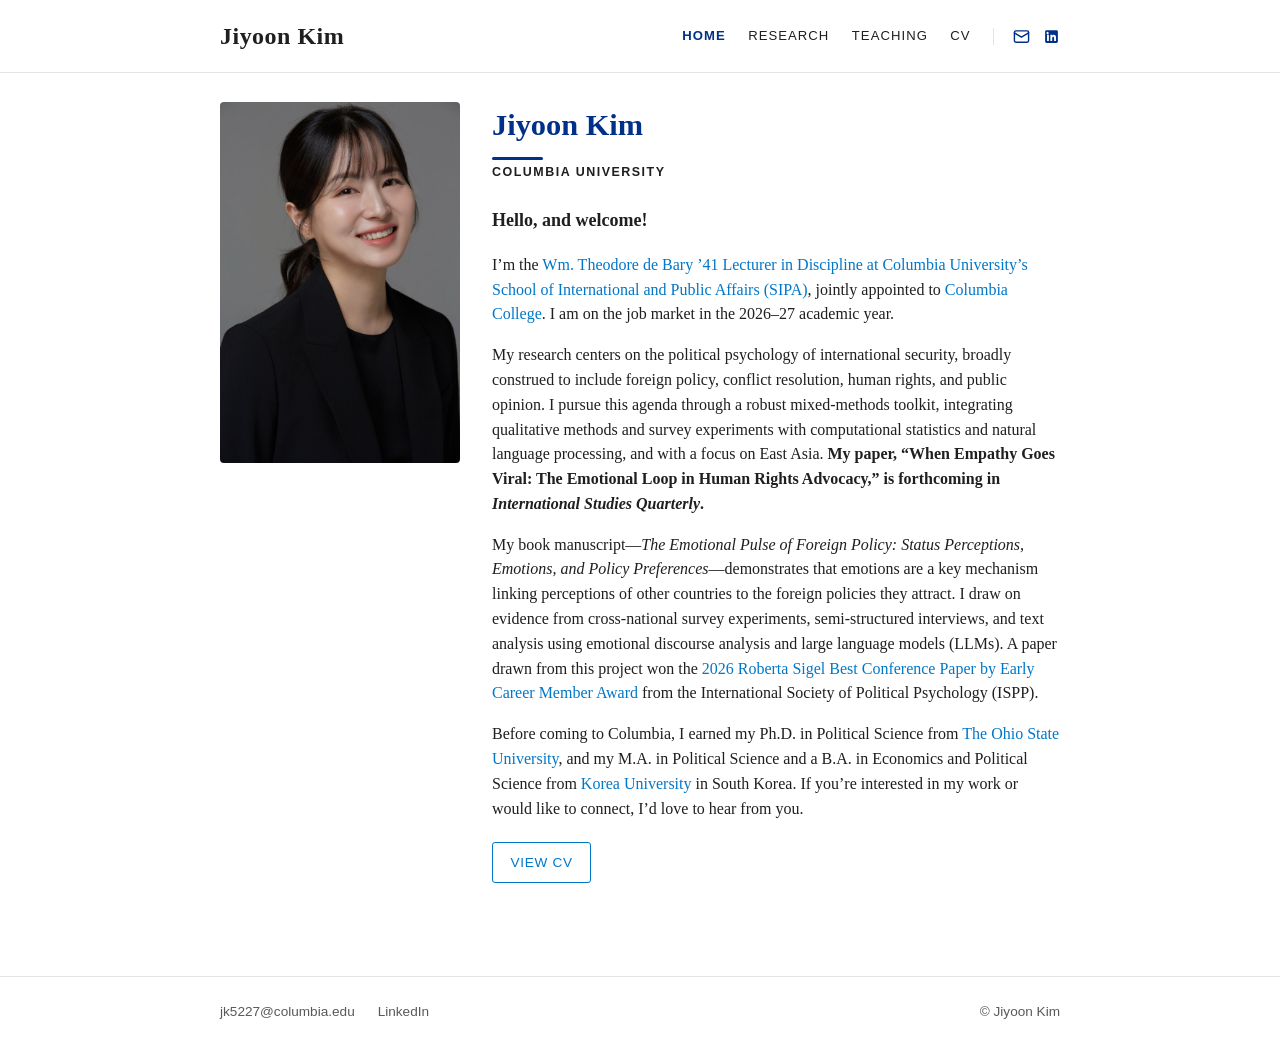
<file: index.html>
<!DOCTYPE html>
<html lang="en">
<head>
  <meta charset="utf-8">
  <meta name="viewport" content="width=device-width, initial-scale=1">
  <title>Jiyoon Kim</title>
  <meta name="description" content="Jiyoon Kim — Lecturer at Columbia University SIPA. Political psychology of international security.">
  <link rel="stylesheet" href="css/style.css?v=4">
</head>
<body>
  <header>
    <div class="header-inner">
      <a class="site-title" href="index.html">Jiyoon Kim</a>
      <nav>
        <a href="index.html" class="active">Home</a>
        <a href="research.html">Research</a>
        <a href="teaching.html">Teaching</a>
        <a href="cv.html">CV</a>
        <span class="nav-social">
          <a href="mailto:jk5227@columbia.edu" aria-label="Email" title="Email"><svg viewBox="0 0 24 24" fill="none" stroke="currentColor" stroke-width="2" stroke-linecap="round" stroke-linejoin="round"><rect x="2" y="4" width="20" height="16" rx="2"/><path d="m2 7 10 6 10-6"/></svg></a>
          <a href="https://www.linkedin.com/in/jiyoon-kim-1bb18b288/" aria-label="LinkedIn" title="LinkedIn"><svg viewBox="0 0 24 24" fill="currentColor"><path d="M19 3H5a2 2 0 0 0-2 2v14a2 2 0 0 0 2 2h14a2 2 0 0 0 2-2V5a2 2 0 0 0-2-2zM8.3 18.3H5.7V9.7h2.6v8.6zM7 8.6a1.6 1.6 0 1 1 0-3.1 1.6 1.6 0 0 1 0 3.1zm11.3 9.7h-2.6v-4.2c0-1-.4-1.7-1.3-1.7-.7 0-1.1.5-1.3 1l-.1.7v4.2h-2.6V9.7h2.6v1.1c.3-.5 1-1.3 2.3-1.3 1.7 0 3 1.1 3 3.5v5.3z"/></svg></a>
        </span>
      </nav>
    </div>
  </header>

  <main>
    <div class="home-grid">
      <img src="assets/img/profile.jpg" alt="Portrait of Jiyoon Kim">
      <div class="home-name">
        <h1>Jiyoon Kim</h1>
        <p class="affiliation">Columbia University</p>

        <p class="welcome"><strong>Hello, and welcome!</strong></p>
        <p>I&rsquo;m the <a href="https://www.sipa.columbia.edu/communities-connections/faculty/jiyoon-kim">Wm. Theodore de Bary &rsquo;41 Lecturer in Discipline at Columbia University&rsquo;s School of International and Public Affairs (SIPA)</a>, jointly appointed to <a href="https://www.college.columbia.edu/">Columbia College</a>. I am on the job market in the 2026&ndash;27 academic year.</p>
        <p>My research centers on the political psychology of international security, broadly construed to include foreign policy, conflict resolution, human rights, and public opinion. I pursue this agenda through a robust mixed-methods toolkit, integrating qualitative methods and survey experiments with computational statistics and natural language processing, and with a focus on East Asia. <strong>My paper, &ldquo;When Empathy Goes Viral: The Emotional Loop in Human Rights Advocacy,&rdquo; is forthcoming in <em>International Studies Quarterly</em>.</strong></p>
        <p>My book manuscript&mdash;<em>The Emotional Pulse of Foreign Policy: Status Perceptions, Emotions, and Policy Preferences</em>&mdash;demonstrates that emotions are a key mechanism linking perceptions of other countries to the foreign policies they attract. I draw on evidence from cross-national survey experiments, semi-structured interviews, and text analysis using emotional discourse analysis and large language models (LLMs). A paper drawn from this project won the <a href="https://ispp.org/awards/sigel/">2026 Roberta Sigel Best Conference Paper by Early Career Member Award</a> from the International Society of Political Psychology (ISPP).</p>
        <p>Before coming to Columbia, I earned my Ph.D. in Political Science from <a href="https://www.osu.edu/">The Ohio State University</a>, and my M.A. in Political Science and a B.A. in Economics and Political Science from <a href="https://www.korea.edu/">Korea University</a> in South Korea. If you&rsquo;re interested in my work or would like to connect, I&rsquo;d love to hear from you.</p>

        <p><a class="btn" href="cv.html">View CV</a></p>
      </div>
    </div>
  </main>

  <footer>
    <div class="footer-inner">
      <div>
        <a href="mailto:jk5227@columbia.edu">jk5227@columbia.edu</a>
        <a href="https://www.linkedin.com/in/jiyoon-kim-1bb18b288/">LinkedIn</a>
      </div>
      <div>&copy; Jiyoon Kim</div>
    </div>
  </footer>
</body>
</html>
</file>
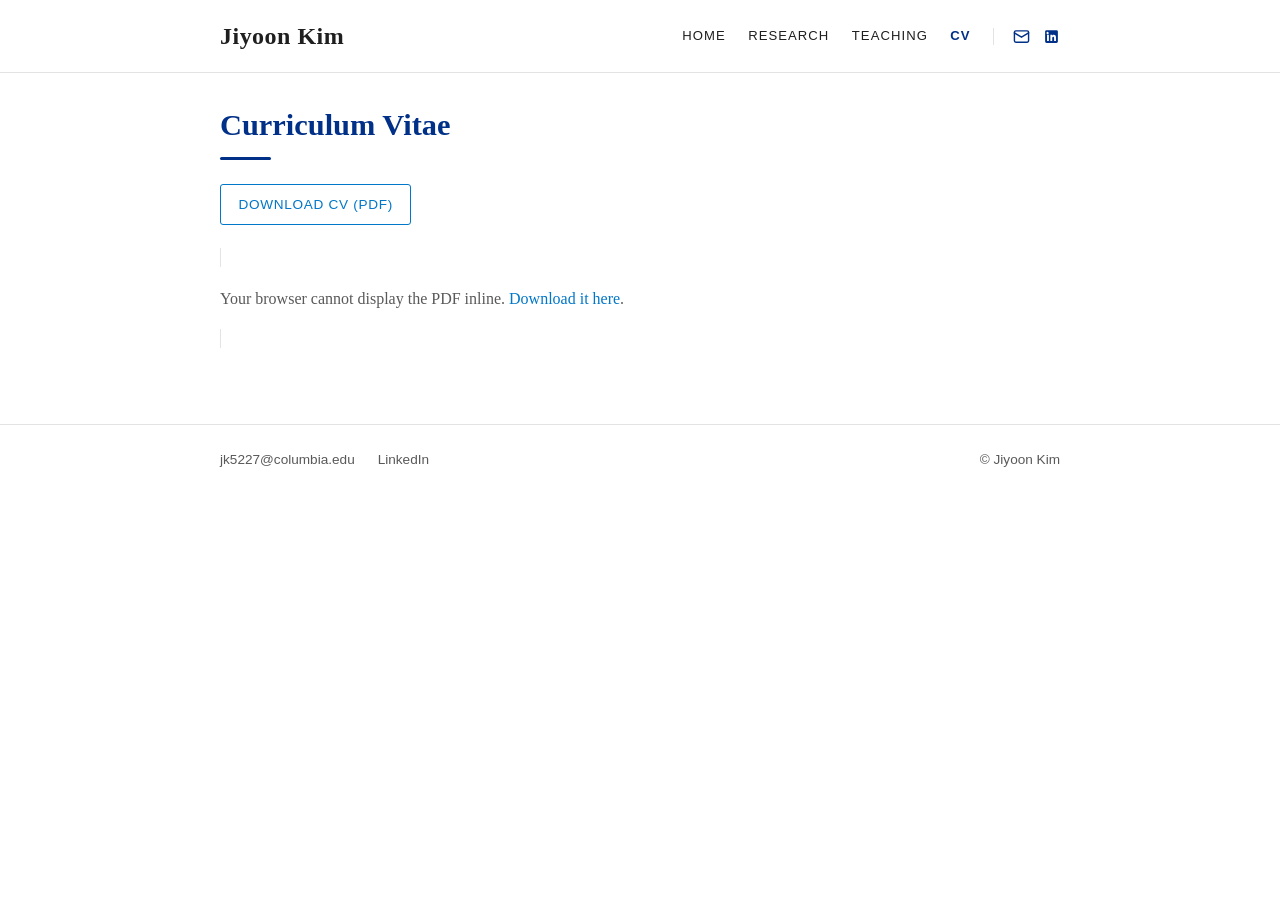
<file: cv.html>
<!DOCTYPE html>
<html lang="en">
<head>
  <meta charset="utf-8">
  <meta name="viewport" content="width=device-width, initial-scale=1">
  <title>CV — Jiyoon Kim</title>
  <meta name="description" content="Curriculum vitae of Jiyoon Kim.">
  <link rel="stylesheet" href="css/style.css?v=4">
</head>
<body>
  <header>
    <div class="header-inner">
      <a class="site-title" href="index.html">Jiyoon Kim</a>
      <nav>
        <a href="index.html">Home</a>
        <a href="research.html">Research</a>
        <a href="teaching.html">Teaching</a>
        <a href="cv.html" class="active">CV</a>
        <span class="nav-social">
          <a href="mailto:jk5227@columbia.edu" aria-label="Email" title="Email"><svg viewBox="0 0 24 24" fill="none" stroke="currentColor" stroke-width="2" stroke-linecap="round" stroke-linejoin="round"><rect x="2" y="4" width="20" height="16" rx="2"/><path d="m2 7 10 6 10-6"/></svg></a>
          <a href="https://www.linkedin.com/in/jiyoon-kim-1bb18b288/" aria-label="LinkedIn" title="LinkedIn"><svg viewBox="0 0 24 24" fill="currentColor"><path d="M19 3H5a2 2 0 0 0-2 2v14a2 2 0 0 0 2 2h14a2 2 0 0 0 2-2V5a2 2 0 0 0-2-2zM8.3 18.3H5.7V9.7h2.6v8.6zM7 8.6a1.6 1.6 0 1 1 0-3.1 1.6 1.6 0 0 1 0 3.1zm11.3 9.7h-2.6v-4.2c0-1-.4-1.7-1.3-1.7-.7 0-1.1.5-1.3 1l-.1.7v4.2h-2.6V9.7h2.6v1.1c.3-.5 1-1.3 2.3-1.3 1.7 0 3 1.1 3 3.5v5.3z"/></svg></a>
        </span>
      </nav>
    </div>
  </header>

  <main>
    <h1>Curriculum Vitae</h1>
    <p><a class="btn" href="assets/pdf/CV_JiyoonKim.pdf?v=20260915" download>Download CV (PDF)</a></p>
    <object class="cv-frame" data="assets/pdf/CV_JiyoonKim.pdf?v=20260915" type="application/pdf">
      <p class="muted">Your browser cannot display the PDF inline. <a href="assets/pdf/CV_JiyoonKim.pdf?v=20260915">Download it here</a>.</p>
    </object>
  </main>

  <footer>
    <div class="footer-inner">
      <div>
        <a href="mailto:jk5227@columbia.edu">jk5227@columbia.edu</a>
        <a href="https://www.linkedin.com/in/jiyoon-kim-1bb18b288/">LinkedIn</a>
      </div>
      <div>&copy; Jiyoon Kim</div>
    </div>
  </footer>
</body>
</html>
</file>
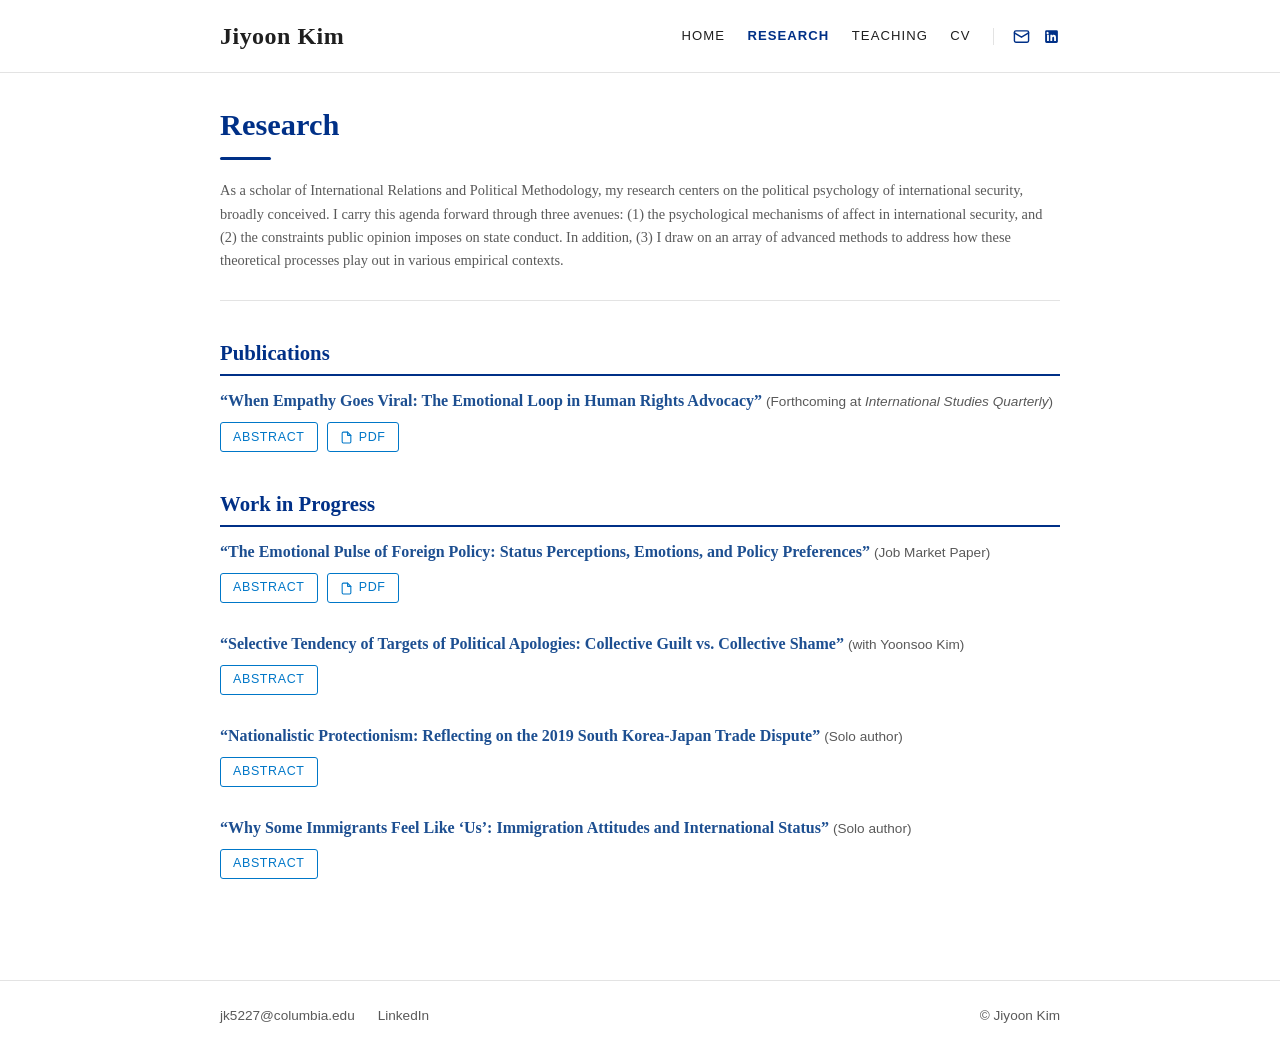
<file: research.html>
<!DOCTYPE html>
<html lang="en">
<head>
  <meta charset="utf-8">
  <meta name="viewport" content="width=device-width, initial-scale=1">
  <title>Research — Jiyoon Kim</title>
  <meta name="description" content="Research by Jiyoon Kim: political psychology of international security, public opinion, and foreign policy.">
  <link rel="stylesheet" href="css/style.css?v=4">
</head>
<body>
  <header>
    <div class="header-inner">
      <a class="site-title" href="index.html">Jiyoon Kim</a>
      <nav>
        <a href="index.html">Home</a>
        <a href="research.html" class="active">Research</a>
        <a href="teaching.html">Teaching</a>
        <a href="cv.html">CV</a>
        <span class="nav-social">
          <a href="mailto:jk5227@columbia.edu" aria-label="Email" title="Email"><svg viewBox="0 0 24 24" fill="none" stroke="currentColor" stroke-width="2" stroke-linecap="round" stroke-linejoin="round"><rect x="2" y="4" width="20" height="16" rx="2"/><path d="m2 7 10 6 10-6"/></svg></a>
          <a href="https://www.linkedin.com/in/jiyoon-kim-1bb18b288/" aria-label="LinkedIn" title="LinkedIn"><svg viewBox="0 0 24 24" fill="currentColor"><path d="M19 3H5a2 2 0 0 0-2 2v14a2 2 0 0 0 2 2h14a2 2 0 0 0 2-2V5a2 2 0 0 0-2-2zM8.3 18.3H5.7V9.7h2.6v8.6zM7 8.6a1.6 1.6 0 1 1 0-3.1 1.6 1.6 0 0 1 0 3.1zm11.3 9.7h-2.6v-4.2c0-1-.4-1.7-1.3-1.7-.7 0-1.1.5-1.3 1l-.1.7v4.2h-2.6V9.7h2.6v1.1c.3-.5 1-1.3 2.3-1.3 1.7 0 3 1.1 3 3.5v5.3z"/></svg></a>
        </span>
      </nav>
    </div>
  </header>

  <main>
    <h1>Research</h1>
    <p class="lede">As a scholar of International Relations and Political Methodology, my research centers on the political psychology of international security, broadly conceived. I carry this agenda forward through three avenues: (1)&nbsp;the psychological mechanisms of affect in international security, and (2)&nbsp;the constraints public opinion imposes on state conduct. In addition, (3)&nbsp;I draw on an array of advanced methods to address how these theoretical processes play out in various empirical contexts.</p>
    <hr class="lede-rule">

    <h2>Publications</h2>

    <div class="paper">
      <span class="paper-title">&ldquo;When Empathy Goes Viral: The Emotional Loop in Human Rights Advocacy&rdquo;</span>
      <span class="paper-note">(Forthcoming at <em>International Studies Quarterly</em>)</span>
      <div class="paper-actions">
        <details><summary>Abstract</summary></details>
        <a class="chip" href="assets/pdf/When_Empathy_Goes_Viral.pdf"><svg viewBox="0 0 24 24" fill="none" stroke="currentColor" stroke-width="2" stroke-linecap="round" stroke-linejoin="round"><path d="M14 2H6a2 2 0 0 0-2 2v16a2 2 0 0 0 2 2h12a2 2 0 0 0 2-2V8z"/><path d="M14 2v6h6"/></svg>PDF</a>
      </div>
      <p class="abstract">How do some human rights issues spark large-scale individual mobilization that generates transnational pressure, while others fail to do so? Existing research explains successful advocacy movements primarily through top-down information dissemination strategies, but the micro-level mechanisms that render those strategies effective remain largely unarticulated, despite their pressing importance as advocacy increasingly migrates to digital platforms. This paper introduces the &ldquo;Emotional Loop&rdquo; as a theoretical framework that specifies the microfoundations of transnational pressure by identifying empathy as the central psychological mechanism and social media as the structural catalyst that sustains and amplifies it. Drawing on a triangulated mixed-methods design, I find strong evidence that empathy constitutes the causal pathway through which information about an issue gains attention and is converted into participation. First, I trace the unfolding of the emotional loop in the case of Aylan Kurdi, drawing on search trend data and digital traces of social media reactions. Second, I report on a novel survey experiment that isolates the effects of empathy and social media engagement on mobilization, complemented by computational text analysis of open-ended responses. These findings have important implications for our understanding of the role of emotions and social media in public opinion and human rights advocacy.</p>
    </div>

    <h2>Work in Progress</h2>

    <div class="paper">
      <span class="paper-title">&ldquo;The Emotional Pulse of Foreign Policy: Status Perceptions, Emotions, and Policy Preferences&rdquo;</span>
      <span class="paper-note">(Job Market Paper)</span>
      <div class="paper-actions">
        <details><summary>Abstract</summary></details>
        <a class="chip" href="assets/pdf/The_Emotional_Pulse_of_Foreign_Policy.pdf"><svg viewBox="0 0 24 24" fill="none" stroke="currentColor" stroke-width="2" stroke-linecap="round" stroke-linejoin="round"><path d="M14 2H6a2 2 0 0 0-2 2v16a2 2 0 0 0 2 2h12a2 2 0 0 0 2-2V8z"/><path d="M14 2v6h6"/></svg>PDF</a>
      </div>
      <p class="abstract">How are public foreign policy attitudes formed, and what accounts for variation in responses to similar threats across countries? Despite the field&rsquo;s growing recognition of psychological mechanisms and status perceptions, an integrated approach to public opinion in foreign policy remains underdeveloped. Building on psychological theory, I argue that perceptions of international status generate collective emotions that structure foreign policy preferences. I employ a mixed-methods design that combines a cross-national survey experiment with a qualitative case study. Survey data from the United States, Australia, and Singapore demonstrate that status perceptions elicit systematic patterns of collective emotions that motivate foreign policy attitudes. The case study corroborates this mechanism among elites using process tracing and emotion discourse analysis of semi-structured interviews with key decision-makers. I find that the public systematically organizes the international domain along perceptions of goal capability and compatibility. These perceptions elicit status emotions, defined as group-based admiration, contempt, envy, and pity, that motivate public attitudes toward foreign policy. Status emotions mediate the link between cognitive appraisals and policy preferences, explaining variation in public responses to similar threats.</p>
    </div>

    <div class="paper">
      <span class="paper-title">&ldquo;Selective Tendency of Targets of Political Apologies: Collective Guilt vs. Collective Shame&rdquo;</span>
      <span class="paper-note">(with Yoonsoo Kim)</span>
      <div class="paper-actions">
        <details><summary>Abstract</summary></details>
      </div>
      <p class="abstract">States have been increasingly offering apologies to redress past human rights violations. However, states select specific human rights violations to apologize for. In other words, states apologize for certain types of human rights violations more frequently, while they do not apologize for specific types of human rights violations. We know much less about what explains this selectivity regarding the human rights violations that states apologize for. States rarely apologize for sexual slavery or sexual violence in armed conflicts. It is striking that even the states that often apologize for other human rights violations choose not to apologize for sexual violence that happened in the same period. What drives states&rsquo; selectivity of political apology across the types of human rights violations during armed conflicts? This paper advances a framework for analyzing variation in the targets of state apologies. We argue that collective guilt drives states to apologize for non-gendered war crimes, while collective shame makes states distance themselves from sexual war crimes, resulting in non-apology. The lens of gender enables us to distinguish between different moral emotions that are entangled with the types of human rights violations. Eventually, gender can explain why states do not apologize for certain types of human rights violations, whereas they do not apologize for specific human rights violations. We propose a survey experiment as one of the adequate methods to examine whether collective guilt leads to a political apology, whereas collective shame induces non-apology for sexual violence. The paper&rsquo;s findings help broaden our understanding of conditions in which states apologize.</p>
    </div>

    <div class="paper">
      <span class="paper-title">&ldquo;Nationalistic Protectionism: Reflecting on the 2019 South Korea-Japan Trade Dispute&rdquo;</span>
      <span class="paper-note">(Solo author)</span>
      <div class="paper-actions">
        <details><summary>Abstract</summary></details>
      </div>
      <p class="abstract">This paper investigates how national sentiments towards trading partners act as a determinant factor of trade policy. It has long been questioned why countries do not always engage in the level of free trade that is expected by their material interests. Political Scientists have pointed to various reasons within domestic politics that could alter the economic interest calculation associated with policy decisions. However, the recent surge of nationalism reflects that economic interests are not sufficient to explain international trade. I draw on social identity theory to argue that nationalistic protectionism can be an important factor that impedes free trade, as observed in the 2019 South Korea-Japan trade dispute. In this paper, I first examine how identity acted as a causal variable in the 2019 South Korea-Japan trade dispute context. Then I will draw general implications of how to understand the upcoming challenges of international cooperation in the wave of nationalism.</p>
    </div>

    <div class="paper">
      <span class="paper-title">&ldquo;Why Some Immigrants Feel Like &lsquo;Us&rsquo;: Immigration Attitudes and International Status&rdquo;</span>
      <span class="paper-note">(Solo author)</span>
      <div class="paper-actions">
        <details><summary>Abstract</summary></details>
      </div>
      <p class="abstract">This paper develops a theory of state-level emotions to explain how immigration attitudes reflect international status dynamics. While globalization has liberalized trade and capital flows, the movement of people remains politically constrained, generating tension between cosmopolitan and nationalist visions. I argue that natives evaluate immigrants through stereotypes of their countries of origin, which shape emotions such as admiration, pity, envy, and contempt. Drawing on the Stereotype Content Model, I theorize that perceptions of state warmth (goal compatibility) and competence (goal capability) structure these emotions, which in turn map onto distinct behavioral tendencies. Using survey and experimental data from the United States, Australia, and Singapore, combined with migration and visa data, I show how stereotypes and emotions about countries shape public opinion toward immigrants. This framework links micro-level perceptions to macro-level international dynamics, advancing the study of immigration and International Relations.</p>
    </div>
  </main>

  <footer>
    <div class="footer-inner">
      <div>
        <a href="mailto:jk5227@columbia.edu">jk5227@columbia.edu</a>
        <a href="https://www.linkedin.com/in/jiyoon-kim-1bb18b288/">LinkedIn</a>
      </div>
      <div>&copy; Jiyoon Kim</div>
    </div>
  </footer>
</body>
</html>
</file>
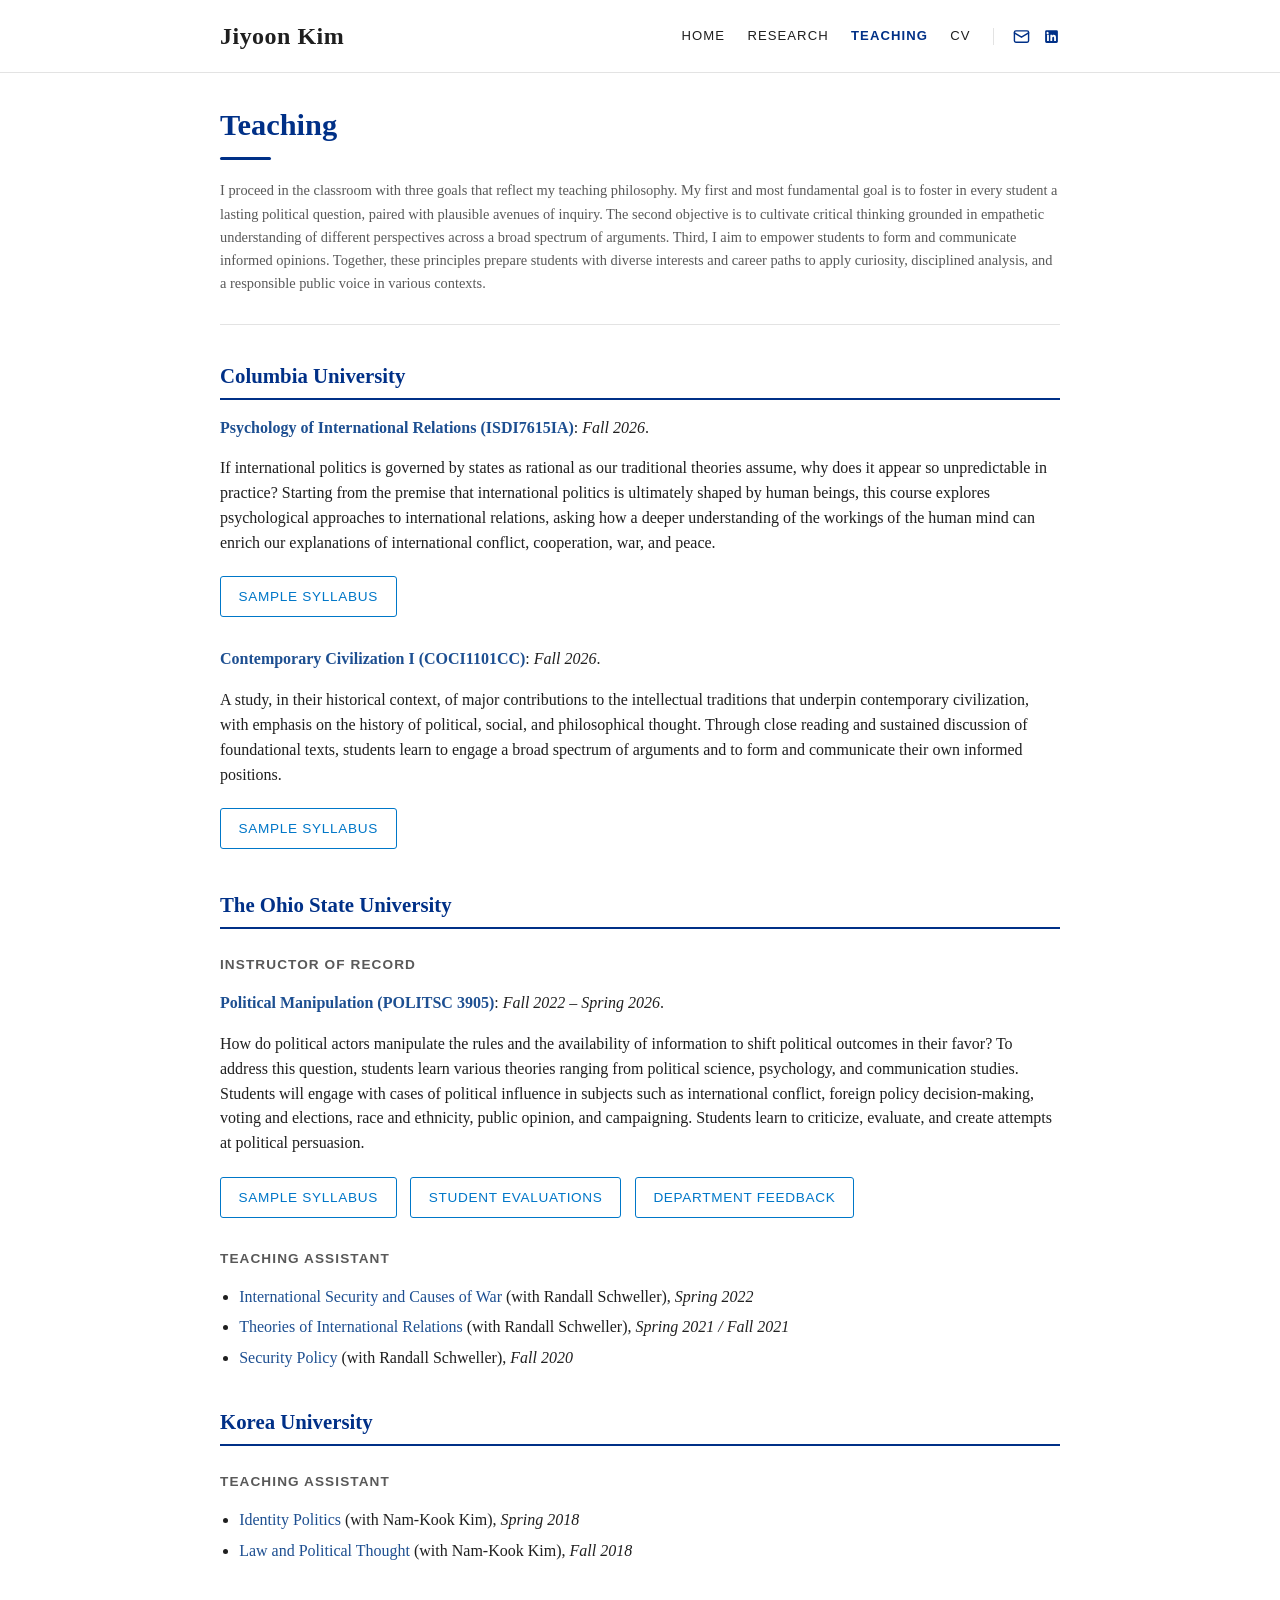
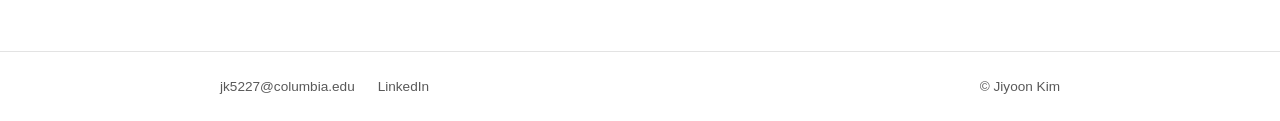
<file: teaching.html>
<!DOCTYPE html>
<html lang="en">
<head>
  <meta charset="utf-8">
  <meta name="viewport" content="width=device-width, initial-scale=1">
  <title>Teaching — Jiyoon Kim</title>
  <meta name="description" content="Teaching by Jiyoon Kim: courses, teaching philosophy, and evaluations.">
  <link rel="stylesheet" href="css/style.css?v=4">
</head>
<body>
  <header>
    <div class="header-inner">
      <a class="site-title" href="index.html">Jiyoon Kim</a>
      <nav>
        <a href="index.html">Home</a>
        <a href="research.html">Research</a>
        <a href="teaching.html" class="active">Teaching</a>
        <a href="cv.html">CV</a>
        <span class="nav-social">
          <a href="mailto:jk5227@columbia.edu" aria-label="Email" title="Email"><svg viewBox="0 0 24 24" fill="none" stroke="currentColor" stroke-width="2" stroke-linecap="round" stroke-linejoin="round"><rect x="2" y="4" width="20" height="16" rx="2"/><path d="m2 7 10 6 10-6"/></svg></a>
          <a href="https://www.linkedin.com/in/jiyoon-kim-1bb18b288/" aria-label="LinkedIn" title="LinkedIn"><svg viewBox="0 0 24 24" fill="currentColor"><path d="M19 3H5a2 2 0 0 0-2 2v14a2 2 0 0 0 2 2h14a2 2 0 0 0 2-2V5a2 2 0 0 0-2-2zM8.3 18.3H5.7V9.7h2.6v8.6zM7 8.6a1.6 1.6 0 1 1 0-3.1 1.6 1.6 0 0 1 0 3.1zm11.3 9.7h-2.6v-4.2c0-1-.4-1.7-1.3-1.7-.7 0-1.1.5-1.3 1l-.1.7v4.2h-2.6V9.7h2.6v1.1c.3-.5 1-1.3 2.3-1.3 1.7 0 3 1.1 3 3.5v5.3z"/></svg></a>
        </span>
      </nav>
    </div>
  </header>

  <main>
    <h1>Teaching</h1>
    <p class="lede">I proceed in the classroom with three goals that reflect my teaching philosophy. My first and most fundamental goal is to foster in every student a lasting political question, paired with plausible avenues of inquiry. The second objective is to cultivate critical thinking grounded in empathetic understanding of different perspectives across a broad spectrum of arguments. Third, I aim to empower students to form and communicate informed opinions. Together, these principles prepare students with diverse interests and career paths to apply curiosity, disciplined analysis, and a responsible public voice in various contexts.</p>
    <hr class="lede-rule">

    <h2>Columbia University</h2>
    <div class="course">
      <p><strong>Psychology of International Relations (ISDI7615IA)</strong>: <em>Fall 2026</em>.</p>
      <p>If international politics is governed by states as rational as our traditional theories assume, why does it appear so unpredictable in practice? Starting from the premise that international politics is ultimately shaped by human beings, this course explores psychological approaches to international relations, asking how a deeper understanding of the workings of the human mind can enrich our explanations of international conflict, cooperation, war, and peace.</p>
      <p><a class="btn" href="assets/pdf/IA7615_Syllabus.pdf">Sample Syllabus</a></p>
    </div>

    <div class="course">
      <p><strong>Contemporary Civilization I (COCI1101CC)</strong>: <em>Fall 2026</em>.</p>
      <p>A study, in their historical context, of major contributions to the intellectual traditions that underpin contemporary civilization, with emphasis on the history of political, social, and philosophical thought. Through close reading and sustained discussion of foundational texts, students learn to engage a broad spectrum of arguments and to form and communicate their own informed positions.</p>
      <p><a class="btn" href="assets/pdf/CC1101_Syllabus.pdf">Sample Syllabus</a></p>
    </div>

    <h2>The Ohio State University</h2>
    <h3>Instructor of Record</h3>
    <div class="course">
      <p><strong>Political Manipulation (POLITSC 3905)</strong>: <em>Fall 2022 &ndash; Spring 2026</em>.</p>
      <p>How do political actors manipulate the rules and the availability of information to shift political outcomes in their favor? To address this question, students learn various theories ranging from political science, psychology, and communication studies. Students will engage with cases of political influence in subjects such as international conflict, foreign policy decision-making, voting and elections, race and ethnicity, public opinion, and campaigning. Students learn to criticize, evaluate, and create attempts at political persuasion.</p>
      <p>
        <a class="btn" href="assets/pdf/POLITSC3905_Syllabus.pdf">Sample Syllabus</a>
        <a class="btn" href="assets/pdf/SEI_Spring2025.pdf">Student Evaluations</a>
        <a class="btn" href="assets/pdf/Department_Evaluation.pdf">Department Feedback</a>
      </p>
    </div>

    <h3>Teaching Assistant</h3>
    <ul class="ta-list">
      <li><span class="ta-course">International Security and Causes of War</span> (with Randall Schweller), <em>Spring 2022</em></li>
      <li><span class="ta-course">Theories of International Relations</span> (with Randall Schweller), <em>Spring 2021 / Fall 2021</em></li>
      <li><span class="ta-course">Security Policy</span> (with Randall Schweller), <em>Fall 2020</em></li>
    </ul>

    <h2>Korea University</h2>
    <h3>Teaching Assistant</h3>
    <ul class="ta-list">
      <li><span class="ta-course">Identity Politics</span> (with Nam-Kook Kim), <em>Spring 2018</em></li>
      <li><span class="ta-course">Law and Political Thought</span> (with Nam-Kook Kim), <em>Fall 2018</em></li>
    </ul>

  </main>

  <footer>
    <div class="footer-inner">
      <div>
        <a href="mailto:jk5227@columbia.edu">jk5227@columbia.edu</a>
        <a href="https://www.linkedin.com/in/jiyoon-kim-1bb18b288/">LinkedIn</a>
      </div>
      <div>&copy; Jiyoon Kim</div>
    </div>
  </footer>
</body>
</html>
</file>
<file: css/style.css>
/* Jiyoon Kim — personal academic site */

:root {
  --text: #1f1f1f;
  --muted: #595959;
  /* Layer 1 — Secondary Blue 1 (Pantone 287C): header, name on home page */
  --blue-dark: #003087;
  /* Layer 2 — Primary Blue (Pantone 7686C): all other colored text */
  --primary: #1D4F91;
  /* Layer 3 — Secondary Blue 2 (Pantone 3005C): hyperlinks, buttons */
  --secondary: #0077C8;
  --accent: var(--secondary);
  --heading: var(--primary);
  --rule: #e3e3e3;
  --bg: #ffffff;
  --max-width: 880px;
  --serif: "Iowan Old Style", "Palatino Linotype", Palatino, Georgia, serif;
  --sans: -apple-system, BlinkMacSystemFont, "Segoe UI", "Helvetica Neue", Arial, sans-serif;
}

* { box-sizing: border-box; }

body {
  margin: 0;
  font-family: var(--serif);
  font-size: 16px;
  line-height: 1.55;
  color: var(--text);
  background: var(--bg);
}

a { color: var(--accent); text-decoration: none; }
a:hover { text-decoration: underline; }

/* Header / nav */
header {
  border-bottom: 1px solid var(--rule);
}
.header-inner {
  max-width: var(--max-width);
  margin: 0 auto;
  padding: 1.1rem 1.25rem;
  display: flex;
  align-items: center;
  justify-content: space-between;
  flex-wrap: wrap;
  gap: 0.5rem 1.5rem;
}
.site-title {
  font-size: 1.5rem;
  letter-spacing: 0.02em;
  color: var(--text);
  font-weight: 600;
}
.site-title:hover { text-decoration: none; }
nav { font-family: var(--sans); font-size: 0.95rem; }
nav a {
  color: var(--text);
  margin-left: 1.4rem;
  text-transform: uppercase;
  letter-spacing: 0.08em;
  font-size: 0.82rem;
}
nav a:first-child { margin-left: 0; }
nav a:hover { color: var(--secondary); text-decoration: none; }
nav a.active { color: var(--blue-dark); font-weight: 600; }

/* Social icons in nav */
nav { display: flex; align-items: center; }
.nav-social {
  display: inline-flex;
  align-items: center;
  margin-left: 1.4rem;
  padding-left: 1.2rem;
  border-left: 1px solid var(--rule);
}
.nav-social a {
  color: var(--blue-dark);
  margin-left: 0.8rem;
  text-transform: none;
  letter-spacing: 0;
  display: inline-flex;
}
.nav-social a:first-child { margin-left: 0; }
.nav-social svg { width: 17px; height: 17px; display: block; }
.nav-social a:hover { color: var(--accent); }

/* Layout */
main {
  max-width: var(--max-width);
  margin: 0 auto;
  padding: 1.8rem 1.25rem 2.5rem;
}
h1 {
  font-size: 1.9rem;
  font-weight: 600;
  margin: 0 0 1.2rem;
  color: var(--blue-dark);
}
h1::after {
  content: "";
  display: block;
  width: 3.2rem;
  height: 3px;
  background: currentColor;
  border-radius: 2px;
  margin-top: 0.5rem;
}
h2 {
  font-size: 1.3rem;
  font-weight: 600;
  margin: 2.2rem 0 0.8rem;
  color: var(--blue-dark);
  border-bottom: 2px solid var(--blue-dark);
  padding-bottom: 0.35rem;
}
h3 {
  font-family: var(--sans);
  font-size: 0.85rem;
  font-weight: 600;
  letter-spacing: 0.08em;
  text-transform: uppercase;
  color: var(--muted);
  margin: 1.6rem 0 0.5rem;
}
.muted { color: var(--muted); }

/* Intro lede under the page title */
.lede {
  font-size: 0.9rem;
  line-height: 1.6;
  color: var(--muted);
}
.lede + .lede { margin-top: 0.4rem; }
.lede-rule {
  border: none;
  border-top: 1px solid var(--rule);
  margin: 1.8rem 0 0;
}

/* Home */
.home-grid {
  display: grid;
  grid-template-columns: 240px 1fr;
  gap: 2rem;
  align-items: start;
}
.home-grid img {
  width: 100%;
  border-radius: 4px;
}
.home-name h1 { margin-bottom: 0.2rem; color: var(--blue-dark); }
.affiliation {
  font-family: var(--sans);
  color: var(--text);
  font-size: 0.78rem;
  font-weight: 600;
  text-transform: uppercase;
  letter-spacing: 0.12em;
  margin: 0 0 1.5rem;
}
.welcome { font-size: 1.125rem; }
@media (max-width: 700px) {
  .home-grid { grid-template-columns: 1fr; }
  .home-grid img { max-width: 320px; }
}

/* Research entries */
.paper { margin-bottom: 1.8rem; }
.paper-title { font-weight: 600; color: var(--primary); }
.paper-note {
  font-family: var(--sans);
  font-size: 0.85rem;
  color: var(--muted);
}
/* Abstract / PDF chips */
.paper-actions {
  display: flex;
  align-items: center;
  flex-wrap: wrap;
  gap: 0.6rem;
  margin-top: 0.5rem;
  font-family: var(--sans);
}
.chip,
.paper-actions summary {
  display: inline-flex;
  align-items: center;
  gap: 0.35rem;
  border: 1px solid var(--accent);
  color: var(--accent);
  font-size: 0.78rem;
  letter-spacing: 0.05em;
  text-transform: uppercase;
  padding: 0.28rem 0.75rem;
  border-radius: 3px;
  cursor: pointer;
  user-select: none;
  list-style: none;
}
.paper-actions summary::-webkit-details-marker { display: none; }
.chip:hover,
.paper-actions summary:hover {
  background: var(--accent);
  color: #fff;
  text-decoration: none;
}
.paper-actions details[open] summary {
  background: var(--accent);
  color: #fff;
}
.chip svg { width: 13px; height: 13px; }
.abstract {
  display: none;
  margin: 0.7rem 0 0;
  font-size: 0.95rem;
  color: var(--muted);
}
.paper:has(details[open]) .abstract { display: block; }

/* Buttons */
.btn {
  display: inline-block;
  font-family: var(--sans);
  font-size: 0.85rem;
  letter-spacing: 0.05em;
  text-transform: uppercase;
  border: 1px solid var(--accent);
  padding: 0.55rem 1.1rem;
  border-radius: 3px;
  margin: 0.3rem 0.6rem 0.3rem 0;
}
.btn:hover { background: var(--accent); color: #fff; text-decoration: none; }

/* Teaching */
.course { margin-bottom: 1.6rem; }
.course strong { color: var(--primary); }
ul.ta-list { padding-left: 1.2rem; }
ul.ta-list li { margin-bottom: 0.35rem; }
.ta-course { color: var(--primary); }

/* CV embed */
.cv-frame {
  width: 100%;
  height: 85vh;
  border: 1px solid var(--rule);
  border-radius: 4px;
  margin-top: 1rem;
}

/* Footer */
footer {
  border-top: 1px solid var(--rule);
  margin-top: 2rem;
}
.footer-inner {
  max-width: var(--max-width);
  margin: 0 auto;
  padding: 1.5rem 1.25rem;
  font-family: var(--sans);
  font-size: 0.85rem;
  color: var(--muted);
  display: flex;
  justify-content: space-between;
  flex-wrap: wrap;
  gap: 0.5rem 1.5rem;
}
.footer-inner a { color: var(--muted); margin-right: 1.2rem; }
.footer-inner a:hover { color: var(--text); }
</file>
